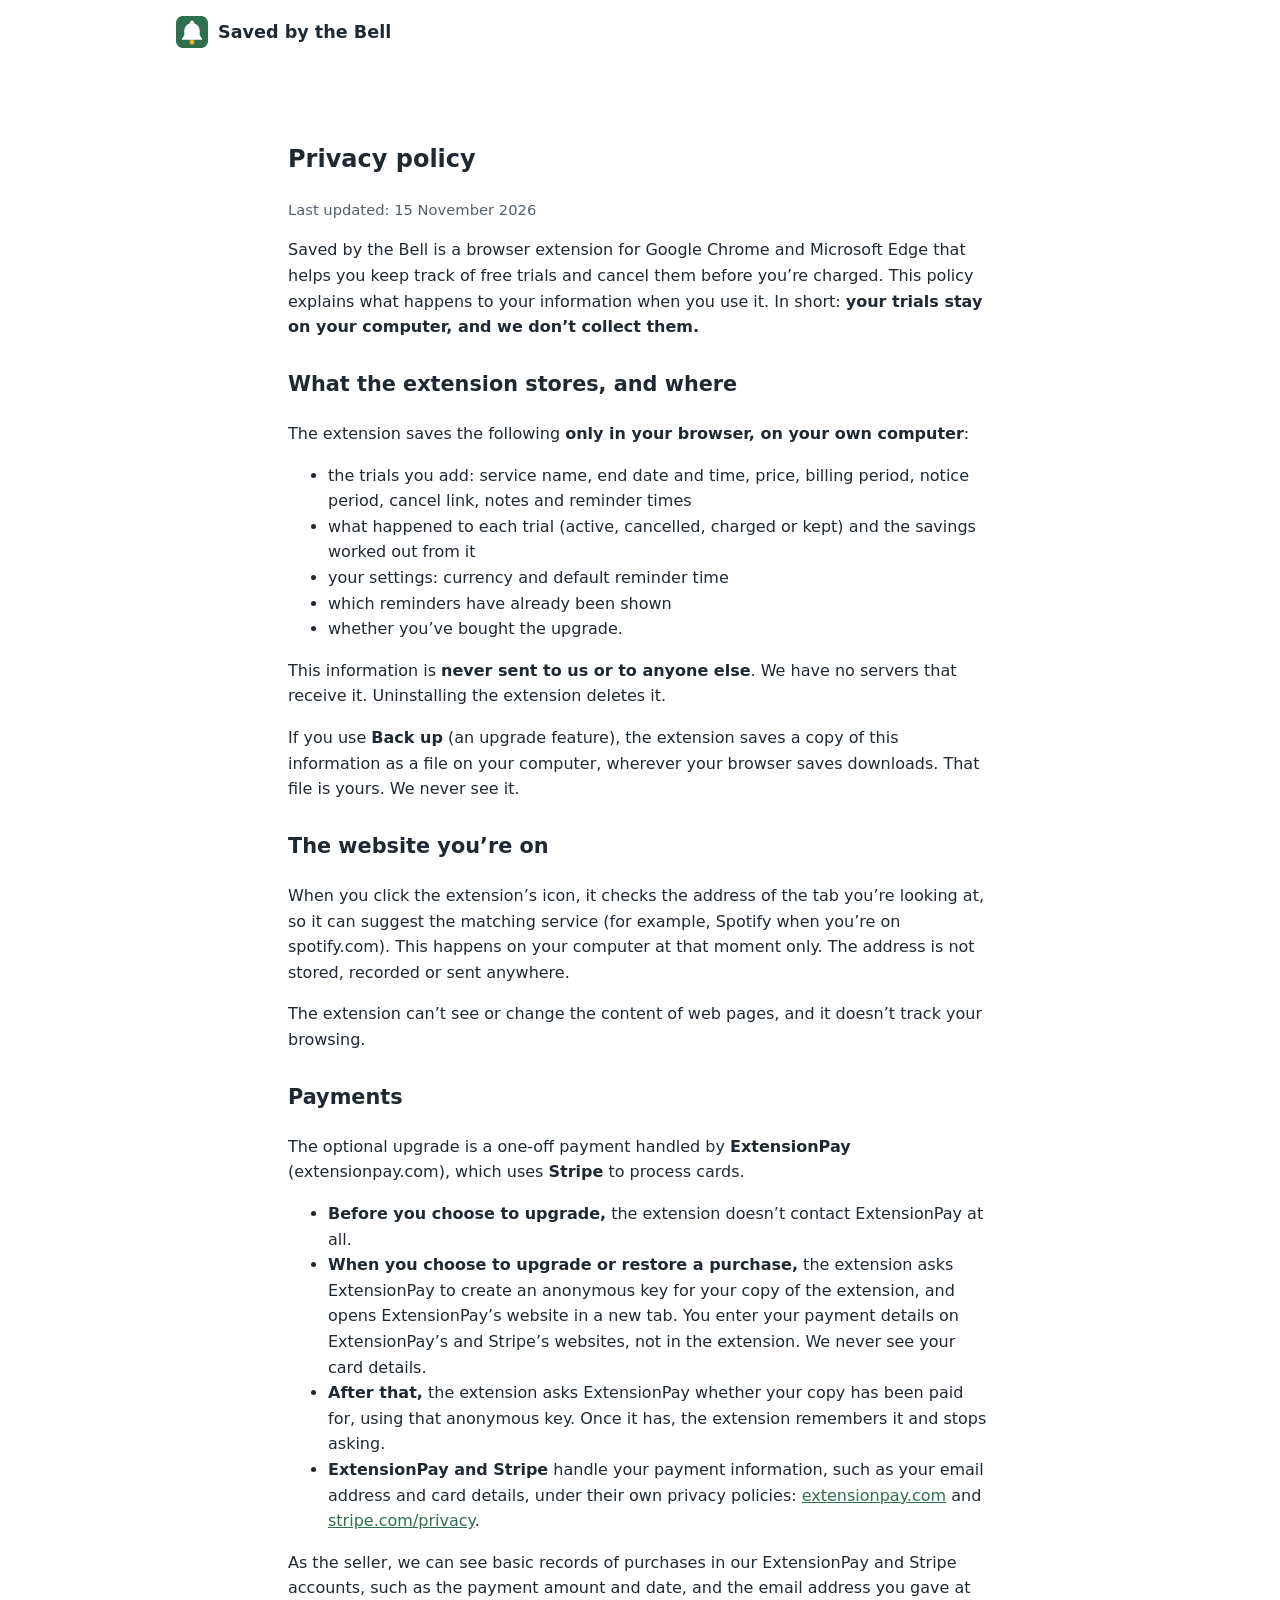
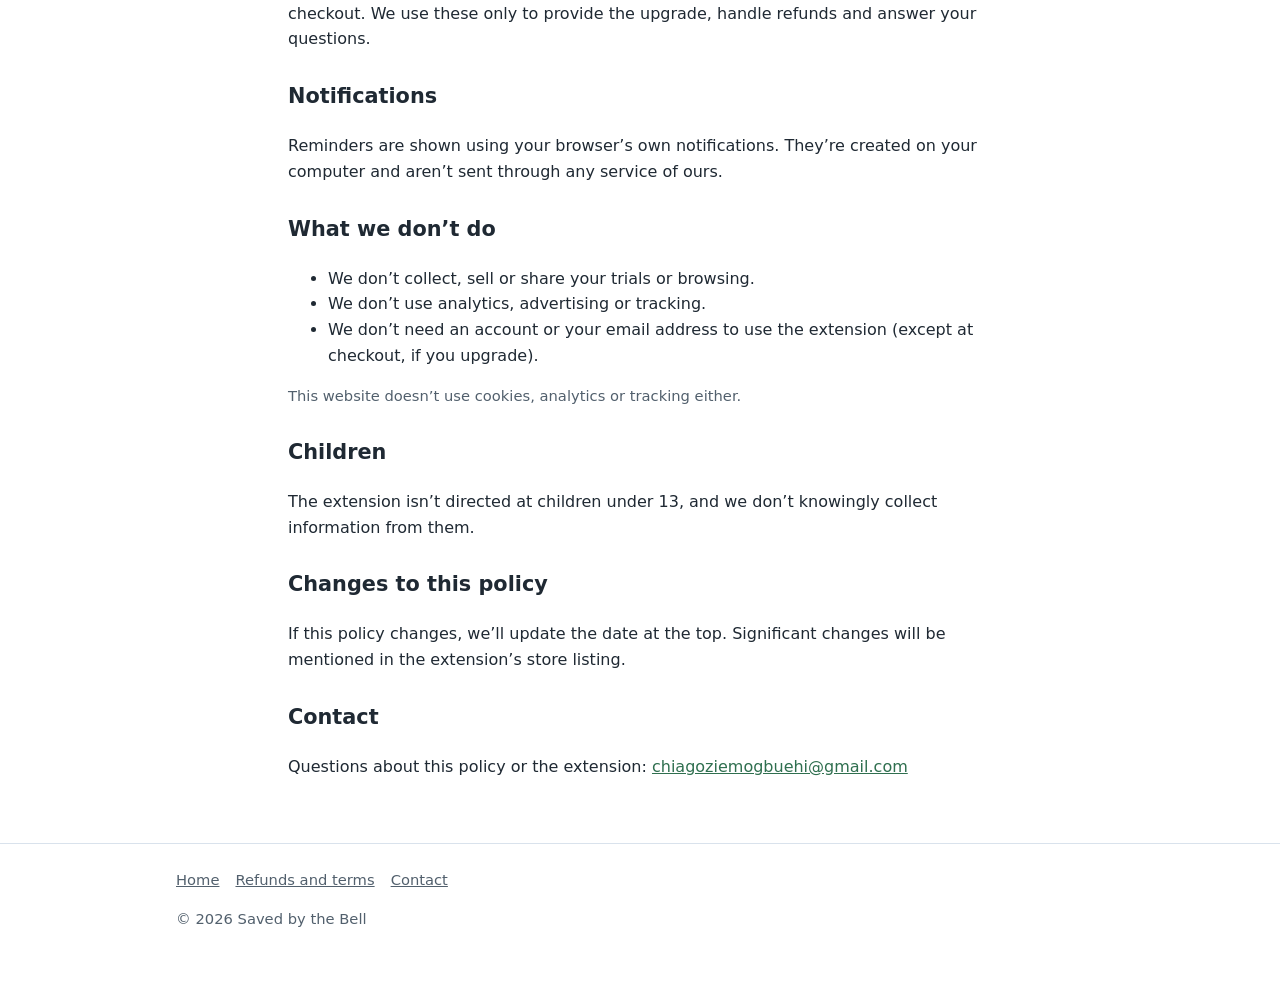
<file: privacy.html>
<!doctype html>
<html lang="en-GB">
  <head>
    <meta charset="UTF-8" />
    <meta name="viewport" content="width=device-width, initial-scale=1.0" />
    <title>Privacy policy: Saved by the Bell</title>
    <meta name="description" content="How the Saved by the Bell browser extension handles your information." />
    <link rel="icon" type="image/png" href="favicon-32.png" />
    <link rel="stylesheet" href="style.css" />
  </head>
  <body>
    <header class="site-header">
      <div class="wrap">
        <a class="brand" href="./"><img src="icon-128.png" alt="" />Saved by the Bell</a>
      </div>
    </header>

    <main>
      <section>
        <div class="wrap policy">
          <h1>Privacy policy</h1>
          <p class="small">Last updated: 15 November 2026</p>

          <p>
            Saved by the Bell is a browser extension for Google Chrome and Microsoft Edge that helps you keep track of
            free trials and cancel them before you&rsquo;re charged. This policy explains what happens to your
            information when you use it. In short: <strong>your trials stay on your computer, and we don&rsquo;t
            collect them.</strong>
          </p>

          <h2>What the extension stores, and where</h2>
          <p>The extension saves the following <strong>only in your browser, on your own computer</strong>:</p>
          <ul>
            <li>
              the trials you add: service name, end date and time, price, billing period, notice period, cancel link,
              notes and reminder times
            </li>
            <li>what happened to each trial (active, cancelled, charged or kept) and the savings worked out from it</li>
            <li>your settings: currency and default reminder time</li>
            <li>which reminders have already been shown</li>
            <li>whether you&rsquo;ve bought the upgrade.</li>
          </ul>
          <p>
            This information is <strong>never sent to us or to anyone else</strong>. We have no servers that receive
            it. Uninstalling the extension deletes it.
          </p>
          <p>
            If you use <strong>Back up</strong> (an upgrade feature), the extension saves a copy of this information as
            a file on your computer, wherever your browser saves downloads. That file is yours. We never see it.
          </p>

          <h2>The website you&rsquo;re on</h2>
          <p>
            When you click the extension&rsquo;s icon, it checks the address of the tab you&rsquo;re looking at, so it
            can suggest the matching service (for example, Spotify when you&rsquo;re on spotify.com). This happens on
            your computer at that moment only. The address is not stored, recorded or sent anywhere.
          </p>
          <p>The extension can&rsquo;t see or change the content of web pages, and it doesn&rsquo;t track your browsing.</p>

          <h2>Payments</h2>
          <p>
            The optional upgrade is a one-off payment handled by <strong>ExtensionPay</strong> (extensionpay.com), which
            uses <strong>Stripe</strong> to process cards.
          </p>
          <ul>
            <li><strong>Before you choose to upgrade,</strong> the extension doesn&rsquo;t contact ExtensionPay at all.</li>
            <li>
              <strong>When you choose to upgrade or restore a purchase,</strong> the extension asks ExtensionPay to create
              an anonymous key for your copy of the extension, and opens ExtensionPay&rsquo;s website in a new tab. You
              enter your payment details on ExtensionPay&rsquo;s and Stripe&rsquo;s websites, not in the extension. We
              never see your card details.
            </li>
            <li>
              <strong>After that,</strong> the extension asks ExtensionPay whether your copy has been paid for, using that
              anonymous key. Once it has, the extension remembers it and stops asking.
            </li>
            <li>
              <strong>ExtensionPay and Stripe</strong> handle your payment information, such as your email address and
              card details, under their own privacy policies: <a href="https://extensionpay.com">extensionpay.com</a> and
              <a href="https://stripe.com/privacy">stripe.com/privacy</a>.
            </li>
          </ul>
          <p>
            As the seller, we can see basic records of purchases in our ExtensionPay and Stripe accounts, such as the
            payment amount and date, and the email address you gave at checkout. We use these only to provide the
            upgrade, handle refunds and answer your questions.
          </p>

          <h2>Notifications</h2>
          <p>
            Reminders are shown using your browser&rsquo;s own notifications. They&rsquo;re created on your computer and
            aren&rsquo;t sent through any service of ours.
          </p>

          <h2>What we don&rsquo;t do</h2>
          <ul>
            <li>We don&rsquo;t collect, sell or share your trials or browsing.</li>
            <li>We don&rsquo;t use analytics, advertising or tracking.</li>
            <li>We don&rsquo;t need an account or your email address to use the extension (except at checkout, if you upgrade).</li>
          </ul>
          <p class="small">This website doesn&rsquo;t use cookies, analytics or tracking either.</p>

          <h2>Children</h2>
          <p>The extension isn&rsquo;t directed at children under 13, and we don&rsquo;t knowingly collect information from them.</p>

          <h2>Changes to this policy</h2>
          <p>
            If this policy changes, we&rsquo;ll update the date at the top. Significant changes will be mentioned in the
            extension&rsquo;s store listing.
          </p>

          <h2>Contact</h2>
          <p>
            Questions about this policy or the extension:
            <a href="mailto:chiagoziemogbuehi@gmail.com">chiagoziemogbuehi@gmail.com</a>
          </p>
        </div>
      </section>
    </main>

    <footer class="site-footer">
      <div class="wrap">
        <nav aria-label="Footer">
          <a href="./">Home</a>
          <a href="./#refunds">Refunds and terms</a>
          <a href="./#contact">Contact</a>
        </nav>
        <p>&copy; 2026 Saved by the Bell</p>
      </div>
    </footer>
  </body>
</html>
</file>
<file: style.css>
/* Saved by the Bell website. Colours match the extension. */
:root {
  --green: #2f6f4f;
  --green-dark: #24573e;
  --amber: #f0b429;
  --text: #1f2933;
  --muted: #52606d;
  --bg: #ffffff;
  --soft: #f3f7f5;
  --card: #ffffff;
  --border: #d9e2ec;
  --on-green: #ffffff;
  --link: #2f6f4f;
  color-scheme: light dark;
}

@media (prefers-color-scheme: dark) {
  :root {
    --text: #e4e7eb;
    --muted: #9aa5b1;
    --bg: #14201a;
    --soft: #1b2a22;
    --card: #1f3028;
    --border: #2f4338;
    --link: #7fd1a6;
  }
}

* {
  box-sizing: border-box;
}

body {
  margin: 0;
  font-family: system-ui, 'Segoe UI', Arial, sans-serif;
  line-height: 1.6;
  color: var(--text);
  background: var(--bg);
}

a {
  color: var(--link);
}

.wrap {
  max-width: 960px;
  margin: 0 auto;
  padding: 0 16px;
}

/* ── Header ── */
.site-header {
  padding: 16px 0;
}

.brand {
  display: inline-flex;
  align-items: center;
  gap: 10px;
  font-weight: 700;
  font-size: 1.1rem;
  color: var(--text);
  text-decoration: none;
}

.brand img {
  width: 32px;
  height: 32px;
}

/* ── Hero ── */
.hero {
  background: var(--green);
  color: var(--on-green);
  padding: 56px 0;
}

.hero-inner {
  display: flex;
  align-items: center;
  gap: 40px;
}

.hero img {
  width: 128px;
  height: 128px;
  flex-shrink: 0;
  border-radius: 28px;
  box-shadow: 0 8px 24px rgba(0, 0, 0, 0.25);
}

.hero h1 {
  font-size: clamp(2rem, 5vw, 2.8rem);
  line-height: 1.15;
  margin: 0 0 12px;
}

.hero p {
  font-size: 1.15rem;
  margin: 0 0 20px;
  max-width: 34em;
}

.store-buttons {
  display: flex;
  flex-wrap: wrap;
  gap: 10px;
}

.store-button {
  display: inline-block;
  padding: 10px 18px;
  border-radius: 8px;
  background: var(--on-green);
  color: var(--green-dark);
  font-weight: 600;
  text-decoration: none;
}

.store-button.soon {
  background: transparent;
  color: var(--on-green);
  border: 2px solid rgba(255, 255, 255, 0.6);
  cursor: default;
}

.hero .note a {
  color: var(--on-green);
}

/* ── Promo video ── */
.promo {
  display: block;
  width: 100%;
  height: auto;
  border-radius: 12px;
  box-shadow: 0 8px 24px rgba(0, 0, 0, 0.18);
  background: var(--green);
}

.hero .note {
  font-size: 0.9rem;
  opacity: 0.85;
  margin: 10px 0 0;
}

/* ── Sections ── */
section {
  padding: 48px 0;
}

section.soft {
  background: var(--soft);
}

h2 {
  font-size: 1.6rem;
  margin: 0 0 20px;
}

.grid {
  display: grid;
  grid-template-columns: repeat(auto-fit, minmax(220px, 1fr));
  gap: 16px;
}

.card {
  background: var(--card);
  border: 1px solid var(--border);
  border-radius: 12px;
  padding: 18px 20px;
}

.card h3 {
  margin: 0 0 6px;
  font-size: 1.05rem;
}

.card p {
  margin: 0;
  color: var(--muted);
}

.steps {
  counter-reset: step;
  list-style: none;
  padding: 0;
  margin: 0;
  display: grid;
  gap: 12px;
}

.steps li {
  counter-increment: step;
  display: flex;
  gap: 14px;
  align-items: flex-start;
}

.steps li::before {
  content: counter(step);
  flex-shrink: 0;
  width: 32px;
  height: 32px;
  border-radius: 50%;
  background: var(--green);
  color: var(--on-green);
  font-weight: 700;
  display: grid;
  place-items: center;
}

/* ── Pricing ── */
.price {
  font-size: 2rem;
  font-weight: 700;
  margin: 4px 0 8px;
}

.price small {
  font-size: 1rem;
  font-weight: 400;
  color: var(--muted);
}

.ticks {
  list-style: none;
  padding: 0;
  margin: 8px 0 0;
}

.ticks li::before {
  content: '✓ ';
  color: var(--green);
  font-weight: 700;
}

@media (prefers-color-scheme: dark) {
  .ticks li::before {
    color: var(--link);
  }
}

.card.highlight {
  border: 2px solid var(--amber);
}

.small {
  font-size: 0.92rem;
  color: var(--muted);
}

/* ── Policy text ── */
.policy h2 {
  font-size: 1.3rem;
  margin-top: 28px;
}

.policy {
  max-width: 46em;
}

/* ── Footer ── */
.site-footer {
  border-top: 1px solid var(--border);
  padding: 24px 0 40px;
  font-size: 0.92rem;
  color: var(--muted);
}

.site-footer a {
  color: var(--muted);
}

.site-footer nav {
  display: flex;
  flex-wrap: wrap;
  gap: 16px;
  margin-bottom: 8px;
}

/* ── Phones ── */
@media (max-width: 640px) {
  .hero {
    padding: 40px 0;
  }

  .hero-inner {
    flex-direction: column;
    align-items: flex-start;
    gap: 20px;
  }

  .hero img {
    width: 88px;
    height: 88px;
    border-radius: 20px;
  }

  section {
    padding: 36px 0;
  }
}
</file>
